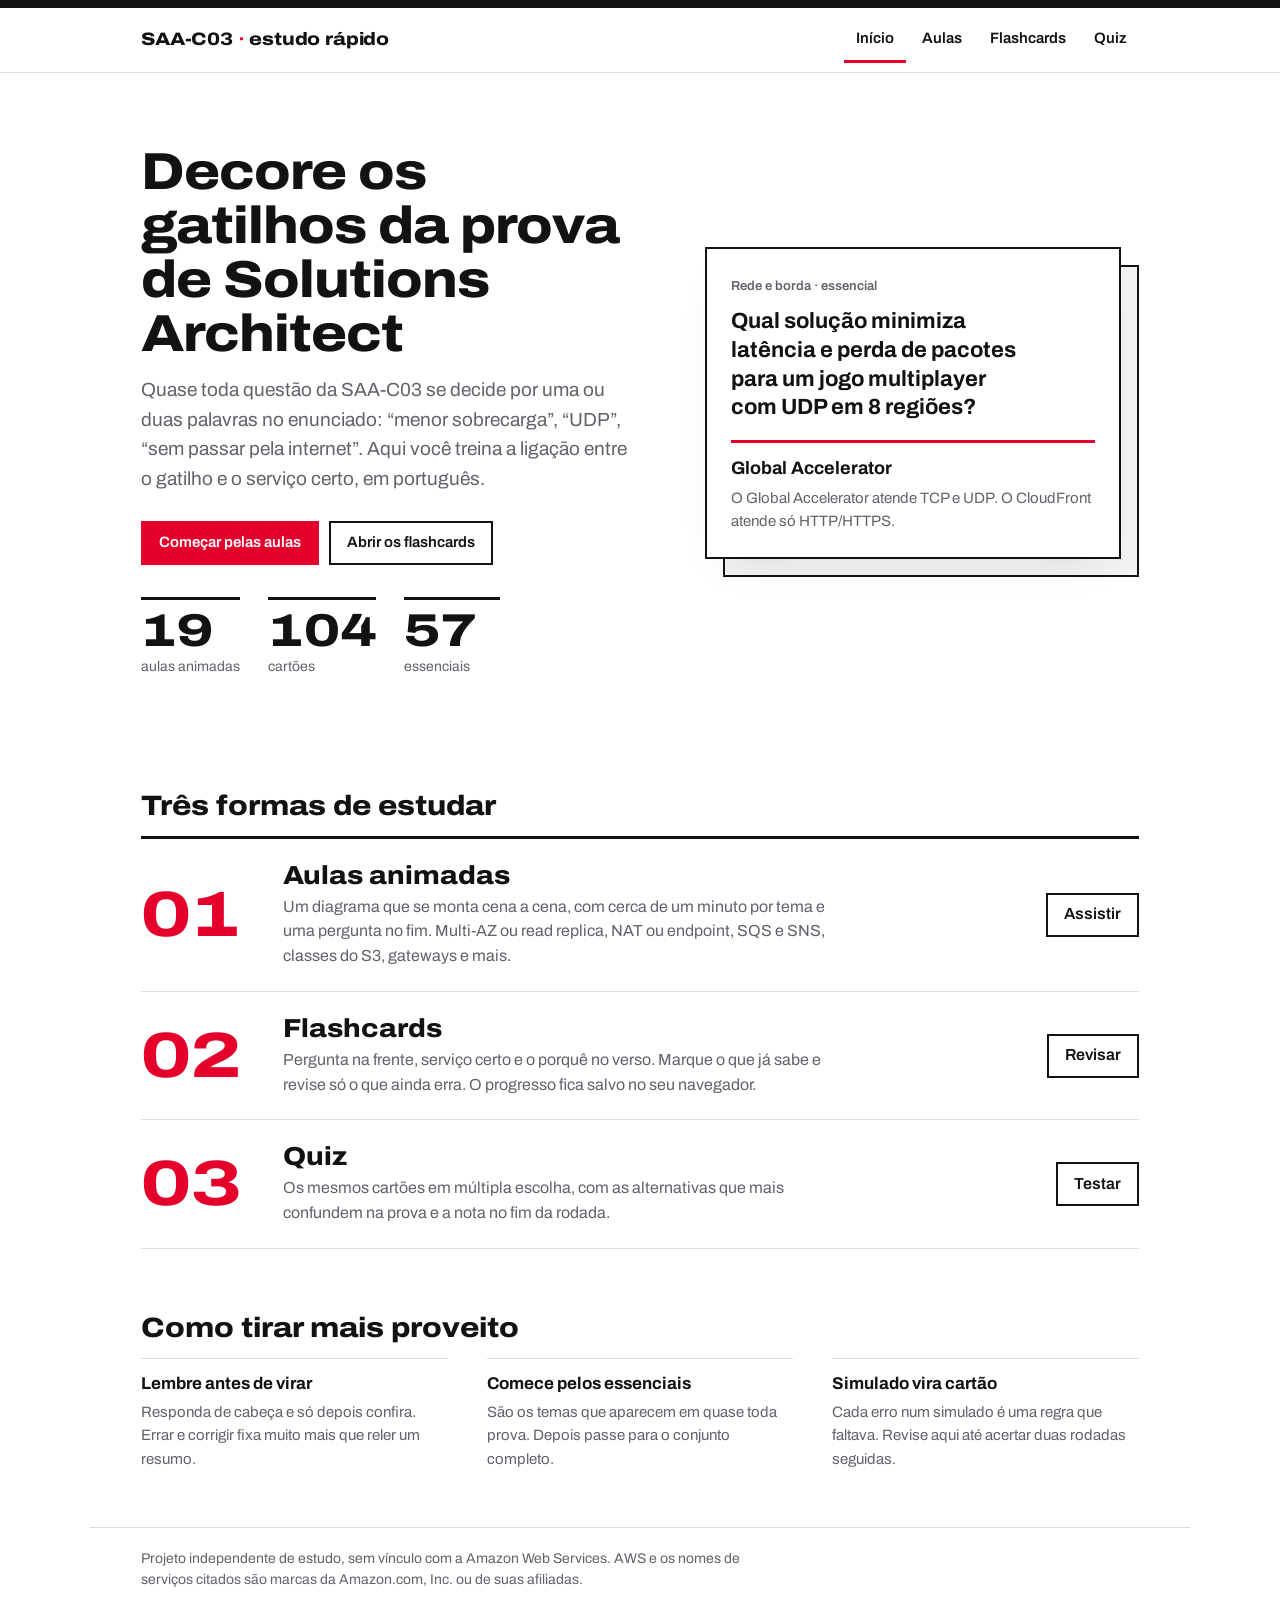
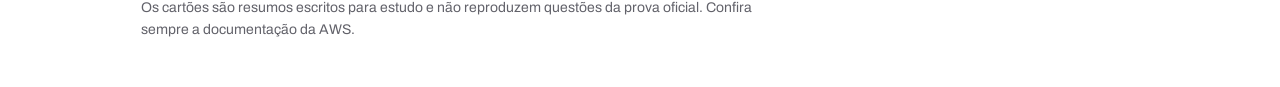
<file: index.html>
<!DOCTYPE html>
<html lang="pt-BR">
<head>
<meta charset="utf-8">
<meta name="viewport" content="width=device-width,initial-scale=1">
<title>SAA-C03 · Estudo rápido</title>
<meta name="description" content="Aulas animadas, flashcards e quiz gratuitos para a certificação AWS Certified Solutions Architect – Associate (SAA-C03), em português.">
<link rel="preconnect" href="https://fonts.googleapis.com">
<link rel="preconnect" href="https://fonts.gstatic.com" crossorigin>
<link href="https://fonts.googleapis.com/css2?family=Archivo:wdth,wght@100..125,400..800&display=swap" rel="stylesheet">
<link rel="stylesheet" href="assets/style.css">
<style>
.hero{display:grid;grid-template-columns:minmax(0,1.15fr) minmax(0,1fr);gap:clamp(24px,5vw,64px);align-items:center;padding:clamp(32px,6vw,72px) 0 clamp(28px,4vw,48px)}
.hero .cta{display:flex;gap:10px;flex-wrap:wrap;margin-top:28px}
.hero .cta a{display:inline-flex;align-items:center;text-decoration:none}
.stats{display:flex;gap:28px;margin-top:32px;flex-wrap:wrap}
.stats div{border-top:3px solid var(--ink);padding-top:8px;min-width:96px}
.stats b{display:block;font-stretch:125%;font-weight:800;font-size:clamp(34px,5vw,46px);line-height:1;font-variant-numeric:tabular-nums}
.stats span{font-size:14px;color:var(--mut)}
/* cartão de exemplo */
.demo{position:relative;padding:0 18px 18px 0}
.demo .back,.demo .front{border:2px solid var(--ink);background:var(--card);padding:24px}
.demo .back{position:absolute;inset:18px 0 0 18px;background:var(--soft)}
.demo .front{position:relative;box-shadow:0 18px 40px -18px var(--shadow)}
.demo .tag{font-size:13px;font-weight:600;color:var(--mut)}
.demo .q{font-weight:700;font-size:clamp(18px,2.2vw,22px);line-height:1.3;margin:10px 0 18px;text-wrap:balance}
.demo .a{border-top:3px solid var(--red);padding-top:12px}
.demo .a b{display:block;font-size:18px}
.demo .a p{margin:4px 0 0;color:var(--mut);font-size:15px}
/* linhas de seção */
.rows{border-top:3px solid var(--ink)}
.row{display:grid;grid-template-columns:clamp(56px,10vw,110px) minmax(0,1fr) auto;gap:clamp(12px,3vw,32px);align-items:center;padding:22px 0;border-bottom:1px solid var(--rule);text-decoration:none}
.row:hover .go{background:var(--red);border-color:var(--red);color:#fff}
.row .n{font-stretch:125%;font-weight:800;font-size:clamp(40px,6vw,64px);line-height:.9;color:var(--red);font-variant-numeric:tabular-nums}
.row h3{font-stretch:110%;font-weight:800;font-size:clamp(20px,2.6vw,26px);margin:0 0 4px;line-height:1.15}
.row p{margin:0;color:var(--mut);max-width:62ch}
.go{border:2px solid var(--ink);min-height:44px;display:inline-flex;align-items:center;padding:0 16px;font-weight:600;white-space:nowrap}
.how{display:grid;grid-template-columns:repeat(3,minmax(0,1fr));gap:clamp(16px,3vw,40px);margin-top:8px}
.how div{border-top:1px solid var(--rule);padding-top:12px}
.how b{display:block;font-size:17px;margin-bottom:4px}
.how p{margin:0;color:var(--mut);font-size:15px}
section{margin-top:clamp(36px,5vw,64px)}
@media(max-width:820px){.hero{grid-template-columns:minmax(0,1fr)}.demo{max-width:520px}.how{grid-template-columns:minmax(0,1fr)}}
@media(max-width:560px){.row{grid-template-columns:52px minmax(0,1fr)}.row .go{display:none}}
</style>
</head>
<body>
<header class="top"><div class="wrap">
  <a class="brand" href="index.html">SAA-C03 <b>·</b> estudo rápido</a>
  <nav class="nav" aria-label="Seções">
    <a href="index.html" aria-current="page">Início</a>
    <a href="aulas.html">Aulas</a>
    <a href="flashcards.html">Flashcards</a>
    <a href="flashcards.html#quiz">Quiz</a>
  </nav>
</div></header>

<main class="wrap">
  <div class="hero">
    <div>
      <h1>Decore os gatilhos da prova de Solutions Architect</h1>
      <p class="lede">Quase toda questão da SAA-C03 se decide por uma ou duas palavras no enunciado: “menor sobrecarga”, “UDP”, “sem passar pela internet”. Aqui você treina a ligação entre o gatilho e o serviço certo, em português.</p>
      <div class="cta">
        <a class="btn red" href="aulas.html">Começar pelas aulas</a>
        <a class="btn" href="flashcards.html">Abrir os flashcards</a>
      </div>
      <div class="stats" id="stats">
        <div><b id="nLessons">9</b><span>aulas animadas</span></div>
        <div><b id="nCards">104</b><span>cartões</span></div>
        <div><b id="nEss">57</b><span>essenciais</span></div>
      </div>
    </div>
    <div class="demo" aria-hidden="true">
      <div class="back"></div>
      <div class="front">
        <span class="tag">Rede e borda · essencial</span>
        <p class="q">Qual solução minimiza latência e perda de pacotes para um jogo multiplayer com UDP em 8 regiões?</p>
        <div class="a"><b>Global Accelerator</b><p>O Global Accelerator atende TCP e UDP. O CloudFront atende só HTTP/HTTPS.</p></div>
      </div>
    </div>
  </div>

  <section aria-labelledby="t-mod">
    <h2 id="t-mod">Três formas de estudar</h2>
    <div class="rows">
      <a class="row" href="aulas.html">
        <span class="n">01</span>
        <div><h3>Aulas animadas</h3><p>Um diagrama que se monta cena a cena, com cerca de um minuto por tema e uma pergunta no fim. Multi-AZ ou read replica, NAT ou endpoint, SQS e SNS, classes do S3, gateways e mais.</p></div>
        <span class="go">Assistir</span>
      </a>
      <a class="row" href="flashcards.html">
        <span class="n">02</span>
        <div><h3>Flashcards</h3><p>Pergunta na frente, serviço certo e o porquê no verso. Marque o que já sabe e revise só o que ainda erra. O progresso fica salvo no seu navegador.</p></div>
        <span class="go">Revisar</span>
      </a>
      <a class="row" href="flashcards.html#quiz">
        <span class="n">03</span>
        <div><h3>Quiz</h3><p>Os mesmos cartões em múltipla escolha, com as alternativas que mais confundem na prova e a nota no fim da rodada.</p></div>
        <span class="go">Testar</span>
      </a>
    </div>
  </section>

  <section aria-labelledby="t-how">
    <h2 id="t-how">Como tirar mais proveito</h2>
    <div class="how">
      <div><b>Lembre antes de virar</b><p>Responda de cabeça e só depois confira. Errar e corrigir fixa muito mais que reler um resumo.</p></div>
      <div><b>Comece pelos essenciais</b><p>São os temas que aparecem em quase toda prova. Depois passe para o conjunto completo.</p></div>
      <div><b>Simulado vira cartão</b><p>Cada erro num simulado é uma regra que faltava. Revise aqui até acertar duas rodadas seguidas.</p></div>
    </div>
  </section>
</main>

<footer class="wrap foot">
  <p>Projeto independente de estudo, sem vínculo com a Amazon Web Services. AWS e os nomes de serviços citados são marcas da Amazon.com, Inc. ou de suas afiliadas.</p>
  <p>Os cartões são resumos escritos para estudo e não reproduzem questões da prova oficial. Confira sempre a documentação da AWS.</p>
</footer>
<script src="assets/cards.js"></script>
<script src="assets/lessons-data.js"></script>
<script>
{
  try{
    document.getElementById('nCards').textContent=CARDS.length;
    document.getElementById('nEss').textContent=CARDS.filter(c=>c.essencial).length;
    document.getElementById('nLessons').textContent=LESSONS.length;
  }catch(e){}
}
</script>
</body>
</html>
</file>
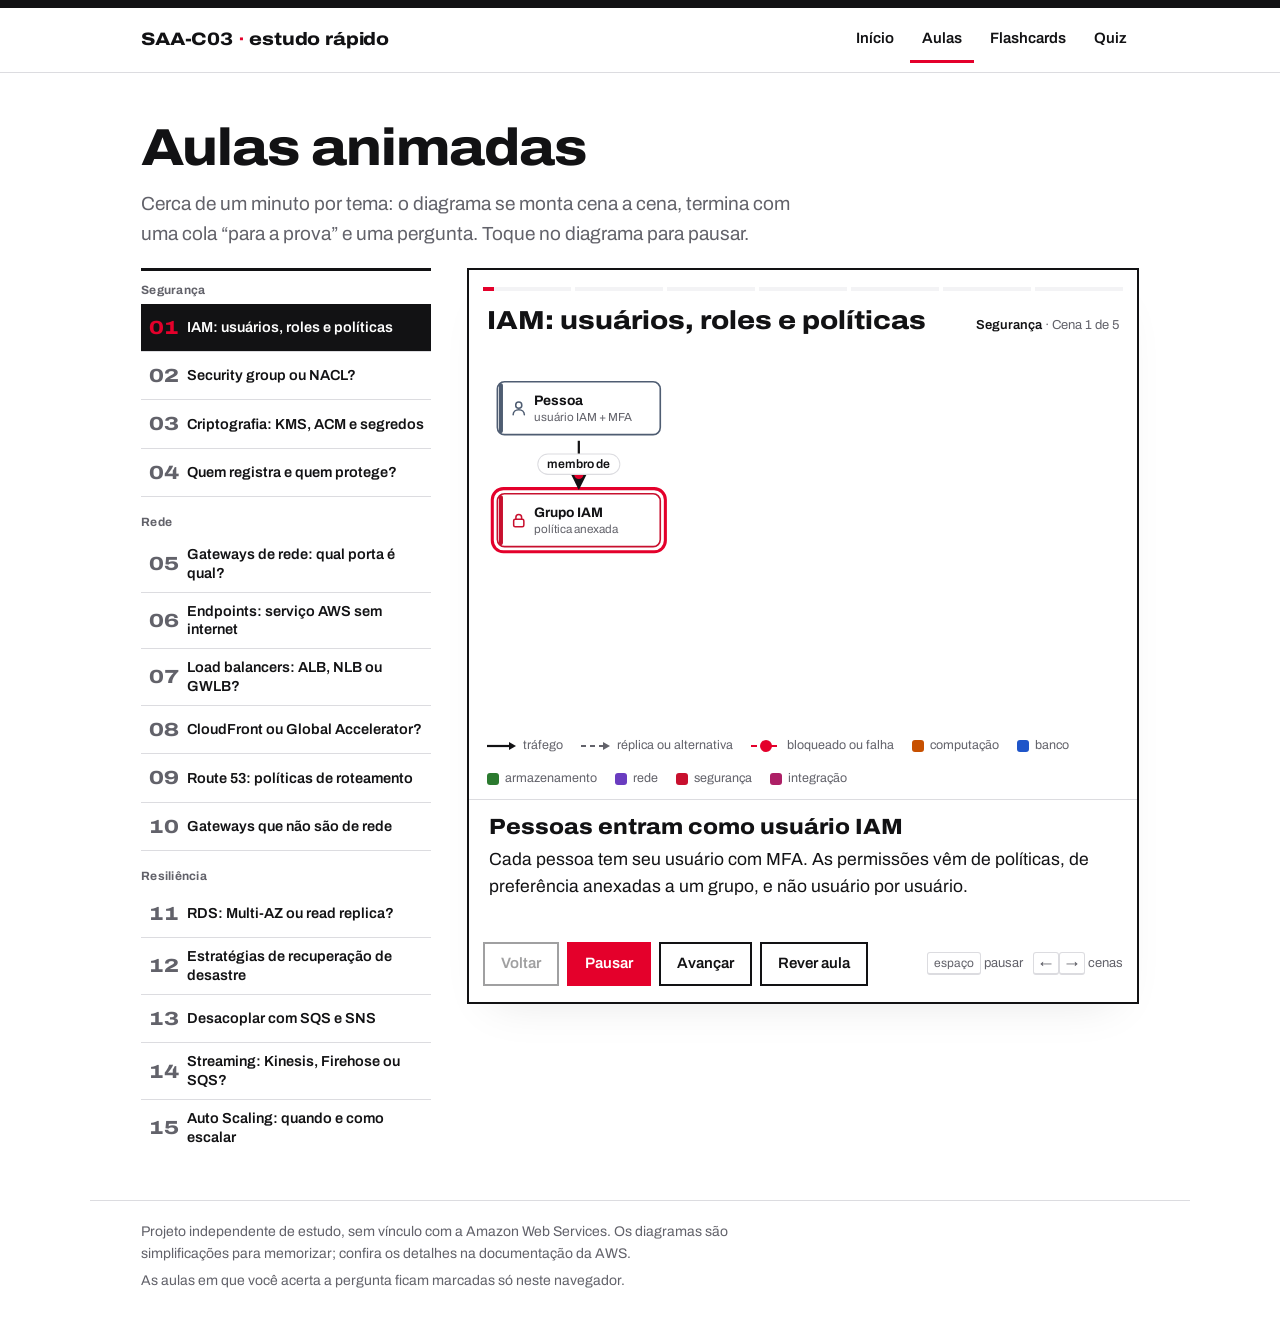
<file: aulas.html>
<!DOCTYPE html>
<html lang="pt-BR">
<head>
<meta charset="utf-8">
<meta name="viewport" content="width=device-width,initial-scale=1">
<title>Aulas animadas · SAA-C03</title>
<meta name="description" content="Aulas animadas de cerca de um minuto sobre os temas que mais caem na prova AWS SAA-C03.">
<link rel="preconnect" href="https://fonts.googleapis.com">
<link rel="preconnect" href="https://fonts.gstatic.com" crossorigin>
<link href="https://fonts.googleapis.com/css2?family=Archivo:wdth,wght@100..125,400..800&display=swap" rel="stylesheet">
<link rel="stylesheet" href="assets/style.css">
<style>
/* cores por categoria de serviço (seguem a lógica das cores da AWS) */
:root{
  --k-user:light-dark(#4f5d72,#a3b0c2);--k-compute:light-dark(#c75000,#ff8b3d);--k-db:light-dark(#1f55c9,#7aa5ff);
  --k-storage:light-dark(#2b7a2f,#62c96a);--k-net:light-dark(#6a3cc0,#ad8cff);--k-sec:light-dark(#c8102e,#ff6077);
  --k-int:light-dark(#ad1f66,#ff70b5);--k-mon:light-dark(#0a7570,#43c9c0);--k-onprem:light-dark(#6b5d50,#bba996);
  --k-note:light-dark(#555a62,#a9aeb6);--k-svc:light-dark(#3a587e,#92b2dc);
}
.layout{display:grid;grid-template-columns:minmax(0,290px) minmax(0,1fr);gap:clamp(20px,3vw,36px);align-items:start}
.list{border-top:3px solid var(--ink);position:sticky;top:12px;max-height:calc(100vh - 24px);overflow:auto}
.cat{margin:16px 0 4px;font-size:12px;font-weight:700;color:var(--mut);letter-spacing:.02em}
.cat:first-child{margin-top:10px}
.item{display:grid;grid-template-columns:38px minmax(0,1fr);gap:8px;align-items:center;width:100%;text-align:left;background:none;border:0;border-bottom:1px solid var(--rule);padding:9px 6px 9px 0;cursor:pointer;min-height:46px}
.item .n{font-stretch:125%;font-weight:800;font-size:19px;color:var(--mut);font-variant-numeric:tabular-nums;text-align:right}
.item .t{font-weight:600;font-size:14.5px;line-height:1.3}
.item .d{display:block;font-size:12px;font-weight:600;color:var(--ok);margin-top:2px}
.item:hover{background:var(--soft)}
.item[aria-current=true]{background:var(--ink);color:var(--bg)}
.item[aria-current=true] .n{color:var(--red)}
.item[aria-current=true] .d{color:inherit;opacity:.8}

.player{border:2px solid var(--ink);background:var(--card);box-shadow:0 22px 44px -24px var(--shadow);scroll-margin-top:12px}
.segs{display:flex;gap:4px;padding:12px 14px 0}
.segs button{flex:1;height:14px;padding:5px 0;background:none;border:0;cursor:pointer}
.segs u{display:block;height:4px;width:0;background:var(--red);box-shadow:inset 0 0 0 0}
.segs button{background:linear-gradient(var(--soft),var(--soft)) center/100% 4px no-repeat}
.segs .rk u,.segs .qk u{background:var(--ink)}
.head2{display:flex;justify-content:space-between;gap:12px;align-items:baseline;padding:10px 18px 0;flex-wrap:wrap}
.head2 h2{margin:0;font-size:clamp(20px,2.6vw,26px)}
.head2 .meta{font-size:13px;color:var(--mut);white-space:nowrap}
.head2 .meta b{color:var(--ink);font-weight:600}

.figwrap{overflow-x:auto;scrollbar-width:thin}
.swipe{display:none;margin:4px 18px 0;font-size:12.5px;color:var(--mut)}
.fig{position:relative;aspect-ratio:640/380;cursor:pointer;margin:6px 8px 0}
.fig>svg{position:absolute;inset:0;width:100%;height:100%;transition:filter .3s,opacity .3s}

/* caixas */
.nd{opacity:0;transition:opacity .45s}
.nd.on{opacity:1}
.nd.on.dim{opacity:.38}
.nd.on.x{opacity:.5}
.nd .box{fill:var(--bg);stroke:var(--k,var(--ink));stroke-width:1.6}
.nd .stripe{fill:var(--k)}
.nd .ic{color:var(--k);fill:none;stroke:currentColor;stroke-width:1.5;stroke-linecap:round;stroke-linejoin:round}
.nd .tt{fill:var(--ink);font:700 13.5px Archivo,sans-serif}
.nd .st{fill:var(--mut);font:400 11.5px Archivo,sans-serif}
.nd .ring{fill:none;stroke:var(--red);stroke-width:3;opacity:0}
.nd.hi .ring{opacity:1}
.nd.hi.on .ring{animation:ring 1.4s ease-out 2}
.nd .cx{stroke:var(--red);stroke-width:3.5;stroke-linecap:round;opacity:0}
.nd.x .cx{opacity:1}
.nd.enter{animation:pop .5s cubic-bezier(.2,.8,.2,1)}
.nd{transform-box:fill-box;transform-origin:center}
@keyframes pop{from{opacity:0;transform:translateY(6px) scale(.96)}to{opacity:1;transform:none}}
@keyframes ring{0%{stroke-width:7;stroke-opacity:.2}60%{stroke-width:3;stroke-opacity:1}100%{stroke-width:3;stroke-opacity:1}}
.k-user{--k:var(--k-user)}.k-compute{--k:var(--k-compute)}.k-db{--k:var(--k-db)}.k-storage{--k:var(--k-storage)}.k-net{--k:var(--k-net)}
.k-sec{--k:var(--k-sec)}.k-int{--k:var(--k-int)}.k-mon{--k:var(--k-mon)}.k-onprem{--k:var(--k-onprem)}.k-note{--k:var(--k-note)}.k-svc{--k:var(--k-svc)}
/* áreas */
.zn .zr{fill:light-dark(rgba(18,18,20,.025),rgba(255,255,255,.03));stroke:var(--mut);stroke-width:1.3;stroke-dasharray:6 5}
.zn.hi .zr{stroke:var(--red);stroke-width:2.6;stroke-dasharray:none}
.zn .zt{font:700 12px Archivo,sans-serif;fill:var(--mut)}
/* setas */
.fl line{stroke:var(--ink);stroke-width:2.2}
.fl.alt line{stroke:var(--mut);stroke-dasharray:6 5}
.fl.no line{stroke:var(--red);stroke-dasharray:7 5}
.fl .dot{fill:var(--red)}.fl.alt .dot{fill:var(--mut)}
.fl .lb{fill:var(--card);stroke:var(--rule)}
.fl .lt{font:600 12px Archivo,sans-serif;fill:var(--ink);text-anchor:middle}
.fl.no .lt{fill:var(--red-ink)}
.fl .bx circle{fill:var(--red)}.fl .bx path{stroke:#fff;stroke-width:2.6;stroke-linecap:round}
.mk-ok{fill:var(--ink)}.mk-alt{fill:var(--mut)}.mk-no{fill:var(--red)}

/* cola */
.rules{padding:12px 18px 16px}
.rules .rh{display:flex;justify-content:space-between;align-items:center;margin-bottom:8px}
.rules .rh b{font-stretch:112%;font-weight:800;font-size:20px}
.link{background:none;border:0;color:var(--red-ink);font-weight:600;cursor:pointer;min-height:40px;padding:0 4px}
.rules ol{list-style:none;margin:0;padding:0;border-top:2px solid var(--ink)}
.rules li{display:grid;grid-template-columns:minmax(0,1fr) minmax(0,1fr);gap:12px;align-items:center;padding:7px 0;border-bottom:1px solid var(--rule);background:var(--card)}
.rules .g{font-size:15px;line-height:1.3}
.rules .a{position:relative;text-align:left;background:var(--soft);border:1px dashed var(--mut);min-height:38px;padding:6px 10px;cursor:pointer;font-weight:700;font-size:15px;line-height:1.25}
.rules .a span{visibility:hidden}
.rules .a::after{content:"toque para ver";position:absolute;inset:0;display:flex;align-items:center;padding:0 10px;font-weight:500;font-size:13px;color:var(--mut)}
.rules .a.open{background:color-mix(in srgb,var(--red) 8%,transparent);border:1px solid var(--red);cursor:default}
.rules .a.open span{visibility:visible}
.rules .a.open::after{content:none}

/* legenda */
.legend{display:flex;gap:14px 18px;flex-wrap:wrap;align-items:center;padding:8px 18px 10px;font-size:12.5px;color:var(--mut);border-bottom:1px solid var(--rule)}
.legend span{display:inline-flex;align-items:center;gap:6px}
.legend svg{width:30px;height:12px;overflow:visible}
.legend .sw{width:12px;height:12px;border-radius:3px;display:inline-block}

.cap{padding:14px 20px 6px;min-height:132px}
.cap .sh{font-stretch:108%;font-weight:800;font-size:clamp(19px,2.3vw,22px);line-height:1.2;margin:0 0 6px;text-wrap:balance}
.cap p{margin:0;max-width:68ch;font-size:clamp(16px,1.9vw,17.5px)}
.cap .qq{font-weight:600;margin-bottom:12px}
.opts{display:grid;gap:8px}
.opt{display:grid;grid-template-columns:28px minmax(0,1fr);gap:8px;text-align:left;font-size:16px;line-height:1.4;background:var(--bg);border:2px solid var(--rule);padding:10px 14px;min-height:46px;cursor:pointer}
.opt span{font-weight:800;color:var(--mut)}
.opt:hover:not(:disabled){border-color:var(--ink)}
.opt.right{border-color:var(--ok);background:color-mix(in srgb,var(--ok) 12%,transparent)}
.opt.wrong{border-color:var(--red);background:color-mix(in srgb,var(--red) 9%,transparent)}
.opt:disabled{cursor:default}
.fb{margin:12px 0 0!important}.fb strong{color:var(--ok)}.fb strong.no{color:var(--red-ink)}
.ctl{display:flex;gap:8px;flex-wrap:wrap;align-items:center;padding:10px 14px 16px}
.ctl .keys{margin-left:auto;font-size:13px;color:var(--mut);display:flex;gap:10px;flex-wrap:wrap}

@media(max-width:860px){
  .layout{grid-template-columns:minmax(0,1fr)}
  .list{position:static;display:flex;gap:6px;overflow-x:auto;border-top:0;padding-bottom:6px;max-height:none}
  .cat{display:none}
  .item{flex:0 0 auto;width:auto;border:2px solid var(--rule);grid-template-columns:auto auto;padding:8px 12px;min-height:44px}
  .item .n{font-size:16px}.item .t{white-space:nowrap}.item .d{display:none}.item.ok{border-color:var(--ok)}
}
@media(max-width:600px){.fig{min-width:560px}.swipe{display:block}.rules li{grid-template-columns:minmax(0,1fr)}.ctl .keys{display:none}.cap{min-height:150px}}
</style>
</head>
<body>
<header class="top"><div class="wrap">
  <a class="brand" href="index.html">SAA-C03 <b>·</b> estudo rápido</a>
  <nav class="nav" aria-label="Seções">
    <a href="index.html">Início</a>
    <a href="aulas.html" aria-current="page">Aulas</a>
    <a href="flashcards.html">Flashcards</a>
    <a href="flashcards.html#quiz">Quiz</a>
  </nav>
</div></header>

<main class="wrap">
  <div class="pagehead">
    <h1>Aulas animadas</h1>
    <p class="lede">Cerca de um minuto por tema: o diagrama se monta cena a cena, termina com uma cola “para a prova” e uma pergunta. Toque no diagrama para pausar.</p>
  </div>
  <div class="layout">
    <nav class="list" id="list" aria-label="Aulas"></nav>
    <section class="player" id="player" aria-label="Player da aula">
      <div class="segs" id="segs"></div>
      <div class="head2"><h2 id="lt"></h2><span class="meta"><b id="lcat"></b> · <span id="cnt"></span></span></div>
      <div class="figwrap" id="figwrap"><div class="fig" id="fig">
        <svg id="svg" viewBox="0 0 640 380" role="img" aria-label="Diagrama animado da aula"></svg>
      </div></div>
      <p class="swipe" id="swipe">Arraste o diagrama para o lado para ver tudo.</p>
      <div class="rules" id="rules" hidden></div>
      <div class="legend" id="legend" aria-label="Legenda">
        <span><svg viewBox="0 0 30 12"><line x1="0" y1="6" x2="24" y2="6" stroke="currentColor" stroke-width="2.2" style="color:var(--ink)"/><path d="M22 2l7 4-7 4z" fill="var(--ink)"/></svg>tráfego</span>
        <span><svg viewBox="0 0 30 12"><line x1="0" y1="6" x2="24" y2="6" stroke="var(--mut)" stroke-width="2.2" stroke-dasharray="5 4"/><path d="M22 2l7 4-7 4z" fill="var(--mut)"/></svg>réplica ou alternativa</span>
        <span><svg viewBox="0 0 30 12"><line x1="0" y1="6" x2="30" y2="6" stroke="var(--red)" stroke-width="2.2" stroke-dasharray="6 4"/><circle cx="15" cy="6" r="6" fill="var(--red)"/></svg>bloqueado ou falha</span>
        <span><i class="sw" style="background:var(--k-compute)"></i>computação</span>
        <span><i class="sw" style="background:var(--k-db)"></i>banco</span>
        <span><i class="sw" style="background:var(--k-storage)"></i>armazenamento</span>
        <span><i class="sw" style="background:var(--k-net)"></i>rede</span>
        <span><i class="sw" style="background:var(--k-sec)"></i>segurança</span>
        <span><i class="sw" style="background:var(--k-int)"></i>integração</span>
      </div>
      <div class="cap" id="cap" aria-live="polite"></div>
      <div class="ctl">
        <button class="btn" id="prev">Voltar</button>
        <button class="btn red" id="play">Pausar</button>
        <button class="btn" id="next">Avançar</button>
        <button class="btn" id="again">Rever aula</button>
        <span class="keys"><span><span class="kbd">espaço</span> pausar</span><span><span class="kbd">←</span><span class="kbd">→</span> cenas</span></span>
      </div>
    </section>
  </div>
</main>

<footer class="wrap foot">
  <p>Projeto independente de estudo, sem vínculo com a Amazon Web Services. Os diagramas são simplificações para memorizar; confira os detalhes na documentação da AWS.</p>
  <p>As aulas em que você acerta a pergunta ficam marcadas só neste navegador.</p>
</footer>
<script src="assets/lessons-data.js"></script>
<script src="assets/aulas.js"></script>
</body>
</html>
</file>
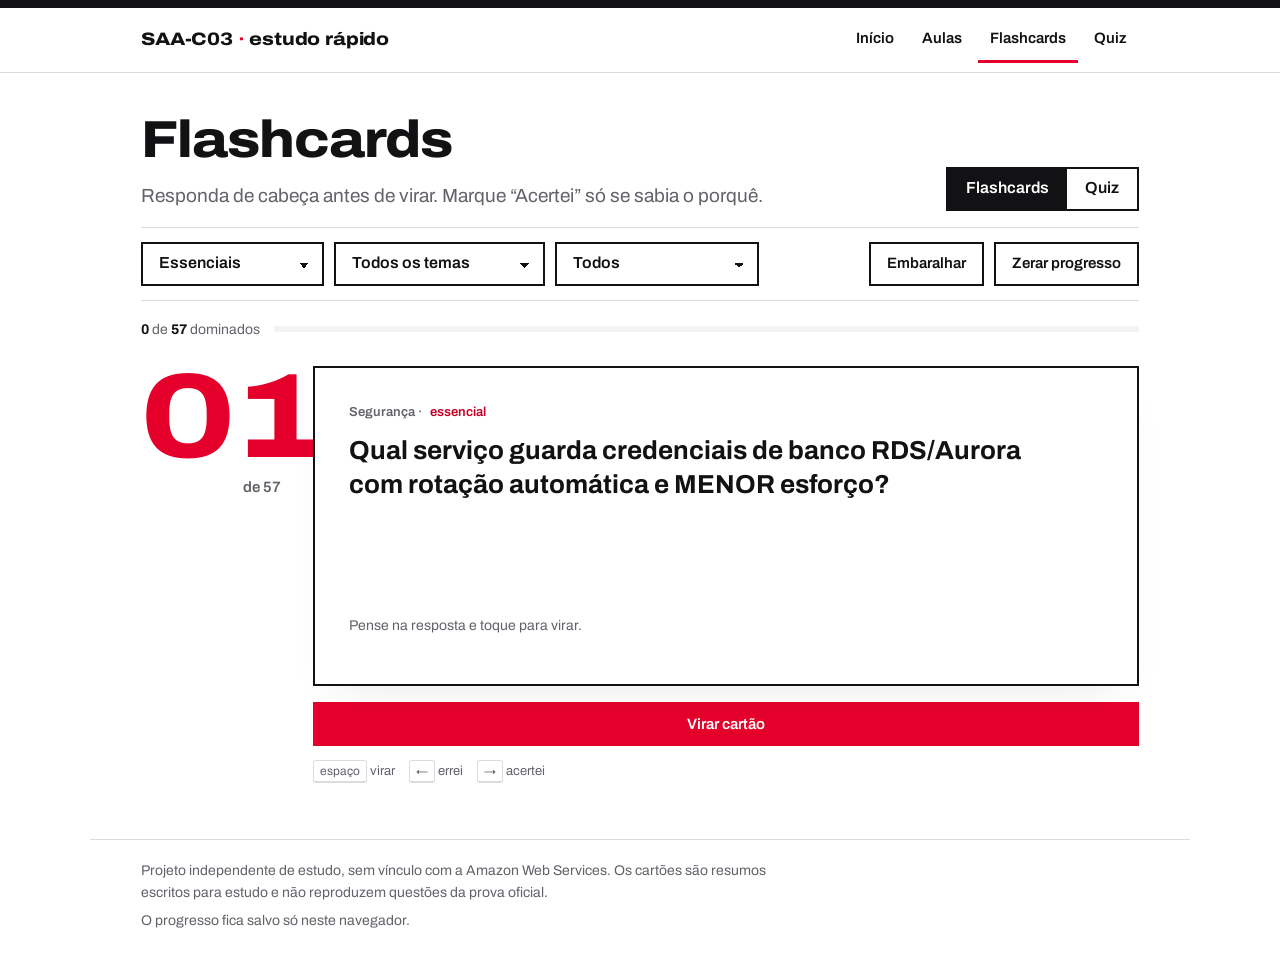
<file: flashcards.html>
<!DOCTYPE html>
<html lang="pt-BR">
<head>
<meta charset="utf-8">
<meta name="viewport" content="width=device-width,initial-scale=1">
<title>Flashcards e quiz · SAA-C03</title>
<meta name="description" content="Flashcards e quiz gratuitos para a certificação AWS SAA-C03, em português.">
<link rel="preconnect" href="https://fonts.googleapis.com">
<link rel="preconnect" href="https://fonts.gstatic.com" crossorigin>
<link href="https://fonts.googleapis.com/css2?family=Archivo:wdth,wght@100..125,400..800&display=swap" rel="stylesheet">
<link rel="stylesheet" href="assets/style.css">
<style>
.head{display:flex;justify-content:space-between;align-items:flex-end;gap:16px;flex-wrap:wrap;padding:clamp(24px,4vw,40px) 0 16px}
.bar{display:flex;gap:10px;flex-wrap:wrap;align-items:center;padding:14px 0;border-top:1px solid var(--rule);border-bottom:1px solid var(--rule)}
.bar .sp{margin-left:auto;display:flex;gap:10px;flex-wrap:wrap}
.meter{display:flex;align-items:center;gap:14px;margin-top:18px;font-size:14px;color:var(--mut)}
.meter .track{flex:1;height:6px;background:var(--soft)}
.meter i{display:block;height:100%;background:var(--red);transition:width .4s}
.meter b{color:var(--ink);font-variant-numeric:tabular-nums}
.stage{display:grid;grid-template-columns:clamp(70px,13vw,140px) minmax(0,1fr);gap:clamp(14px,3vw,32px);margin-top:26px}
.num{font-stretch:125%;font-weight:800;font-size:clamp(60px,11vw,120px);line-height:.85;color:var(--red);text-align:right;font-variant-numeric:tabular-nums}
.num small{display:block;font-size:15px;font-stretch:100%;font-weight:600;color:var(--mut);margin-top:10px;line-height:1.3}
.tag{display:inline-flex;gap:8px;align-items:center;font-size:13px;font-weight:600;color:var(--mut);margin-bottom:12px}
.tag .ess{color:var(--red-ink)}
.q{font-size:clamp(20px,2.7vw,26px);font-weight:700;line-height:1.28;margin:0 0 18px;text-wrap:balance}
/* cartão que vira */
.flip{perspective:1600px;cursor:pointer}
.flip .in{display:grid;transition:transform .55s cubic-bezier(.2,.7,.2,1);transform-style:preserve-3d}
.flip.on .in{transform:rotateY(180deg)}
.face{grid-area:1/1;backface-visibility:hidden;-webkit-backface-visibility:hidden;border:2px solid var(--ink);background:var(--card);padding:clamp(20px,3.4vw,34px);min-height:320px;display:flex;flex-direction:column;box-shadow:0 22px 44px -24px var(--shadow)}
.face.b{transform:rotateY(180deg)}
.face .hint{margin-top:auto;color:var(--mut);font-size:14px}
.ans{border-top:4px solid var(--red);padding-top:16px}
.ans b{display:block;font-size:clamp(19px,2.4vw,23px);line-height:1.25;margin-bottom:8px}
.ans p{margin:0;font-size:17px}
.card{border:2px solid var(--ink);background:var(--card);padding:clamp(20px,3.4vw,34px);box-shadow:0 22px 44px -24px var(--shadow)}
.opts{display:grid;gap:10px}
.opt{display:grid;grid-template-columns:32px minmax(0,1fr);gap:10px;align-items:start;text-align:left;font-size:16px;line-height:1.4;background:var(--bg);border:2px solid var(--rule);padding:12px 14px;min-height:48px;cursor:pointer}
.opt span{font-weight:800;color:var(--mut)}
.opt:hover:not(:disabled){border-color:var(--ink)}
.opt.right{border-color:var(--ok);background:color-mix(in srgb,var(--ok) 12%,transparent)}
.opt.right span{color:var(--ok)}
.opt.wrong{border-color:var(--red);background:color-mix(in srgb,var(--red) 9%,transparent)}
.opt.wrong span{color:var(--red-ink)}
.opt:disabled{cursor:default}
.fb{margin:16px 0 0;font-size:16px}
.fb strong{color:var(--ok)}.fb strong.no{color:var(--red-ink)}
.act{display:flex;gap:10px;flex-wrap:wrap;margin-top:16px}
.act .btn{flex:1 1 160px}
.keys{margin-top:14px;font-size:13px;color:var(--mut);display:flex;gap:14px;flex-wrap:wrap}
.end .big{font-stretch:112%;font-weight:800;font-size:clamp(40px,7vw,64px);line-height:1;margin:0 0 10px}
.end p{margin:0 0 4px}
@media(max-width:640px){.stage{grid-template-columns:minmax(0,1fr)}.num{text-align:left;font-size:56px;display:flex;align-items:baseline;gap:12px}.num small{margin:0}.bar .sp{margin-left:0}.face{min-height:280px}}
</style>
</head>
<body>
<header class="top"><div class="wrap">
  <a class="brand" href="index.html">SAA-C03 <b>·</b> estudo rápido</a>
  <nav class="nav" aria-label="Seções">
    <a href="index.html">Início</a>
    <a href="aulas.html">Aulas</a>
    <a href="flashcards.html" id="navF">Flashcards</a>
    <a href="flashcards.html#quiz" id="navQ">Quiz</a>
  </nav>
</div></header>

<main class="wrap">
  <div class="head">
    <div>
      <h1 id="title">Flashcards</h1>
      <p class="lede" id="sub">Responda de cabeça antes de virar. Marque “Acertei” só se sabia o porquê.</p>
    </div>
    <div class="seg" role="group" aria-label="Modo">
      <button id="mFlash" aria-pressed="true">Flashcards</button>
      <button id="mQuiz" aria-pressed="false">Quiz</button>
    </div>
  </div>

  <div class="bar">
    <select class="sel" id="set" aria-label="Conjunto">
      <option value="ess">Essenciais</option>
      <option value="all">Todos os cartões</option>
    </select>
    <select class="sel" id="topic" aria-label="Tema"></select>
    <select class="sel" id="todo" aria-label="Situação">
      <option value="all">Todos</option>
      <option value="todo">Só os que ainda erro</option>
    </select>
    <div class="sp">
      <button class="btn" id="shuffle">Embaralhar</button>
      <button class="btn" id="reset">Zerar progresso</button>
    </div>
  </div>
  <div class="meter"><span><b id="known">0</b> de <b id="total">0</b> dominados</span><div class="track"><i id="fill" style="width:0"></i></div></div>

  <div id="main" aria-live="polite"></div>
</main>

<footer class="wrap foot">
  <p>Projeto independente de estudo, sem vínculo com a Amazon Web Services. Os cartões são resumos escritos para estudo e não reproduzem questões da prova oficial.</p>
  <p>O progresso fica salvo só neste navegador.</p>
</footer>
<script src="assets/cards.js"></script>
<script src="assets/flashcards.js"></script>
</body>
</html>
</file>
<file: assets/style.css>
/* VOICE: direto e calmo, ferramenta de estudo — nada de enfeite
   IDEA: um quadro de horários suíço: números grandes pendurados à esquerda, régua grossa, linhas
   PICTURE: o próprio cartão ou o diagrama animado, grande, no topo de cada página
   COLOUR and TYPE: branco, tinta quase preta, um vermelho sinal; Archivo larga 800 + Archivo
   LAYOUT: borda esquerda rígida, conteúdo até 1100px, empilha abaixo de 720px */
:root{
  color-scheme:light dark;
  --bg:light-dark(#ffffff,#0e0e0f);
  --ink:light-dark(#121214,#f1f1f1);
  --mut:light-dark(#62626a,#9b9ba3);
  --rule:light-dark(#dcdce0,#2a2a2e);
  --soft:light-dark(#f3f3f5,#1a1a1d);
  --card:light-dark(#ffffff,#151517);
  --red:#e4002b;
  --red-ink:light-dark(#c50025,#ff4d6a);
  --ok:light-dark(#0a7a3d,#3ccf7c);
  --shadow:light-dark(rgba(18,18,20,.10),rgba(0,0,0,.5));
}
*{box-sizing:border-box;min-width:0}
html{-webkit-text-size-adjust:100%}
body{margin:0;background:var(--bg);color:var(--ink);font:16px/1.55 Archivo,system-ui,-apple-system,"Segoe UI",sans-serif;overflow-x:clip}
a{color:inherit}
.wrap{max-width:1100px;margin:0 auto;padding:0 max(4vw,16px)}
button,select{font:inherit;color:inherit}

/* topo */
.top{border-top:8px solid var(--ink);border-bottom:1px solid var(--rule)}
.top .wrap{display:flex;align-items:center;gap:20px;min-height:64px;flex-wrap:wrap}
.brand{font-stretch:115%;font-weight:800;font-size:18px;text-decoration:none;letter-spacing:-.01em;white-space:nowrap}
.brand b{color:var(--red)}
.nav{display:flex;gap:4px;margin-left:auto;flex-wrap:wrap}
.nav a{text-decoration:none;font-weight:600;font-size:15px;padding:10px 12px;border-bottom:3px solid transparent}
.nav a:hover{border-bottom-color:var(--rule)}
.nav a[aria-current=page]{border-bottom-color:var(--red)}

h1{font-stretch:112%;font-weight:800;font-size:clamp(32px,5.4vw,52px);line-height:1.04;letter-spacing:-.02em;margin:0;text-wrap:balance}
h2{font-stretch:112%;font-weight:800;font-size:clamp(22px,3vw,28px);line-height:1.1;margin:0 0 14px;text-wrap:balance}
.lede{font-size:clamp(17px,2vw,19px);color:var(--mut);max-width:62ch;margin:14px 0 0}
.pagehead{padding:clamp(28px,4vw,48px) 0 20px}

/* controles */
.btn,.sel{min-height:44px;padding:0 16px;border:2px solid var(--ink);background:var(--bg);font-weight:600;font-size:15px;cursor:pointer;border-radius:0}
.sel{font-size:16px;padding-right:34px;appearance:none;background-image:linear-gradient(45deg,transparent 50%,currentColor 50%),linear-gradient(135deg,currentColor 50%,transparent 50%);background-position:calc(100% - 18px) 19px,calc(100% - 13px) 19px;background-size:5px 5px;background-repeat:no-repeat}
.btn:hover{background:var(--soft)}
.btn.red{background:var(--red);border-color:var(--red);color:#fff}
.btn.red:hover{filter:brightness(1.08)}
.btn:disabled{opacity:.4;cursor:default}
.seg{display:inline-flex;border:2px solid var(--ink)}
.seg button{border:0;background:none;padding:0 18px;min-height:40px;font-weight:600;cursor:pointer}
.seg button[aria-pressed=true]{background:var(--ink);color:var(--bg)}
:is(a,button,select,[tabindex]):focus-visible{outline:3px solid var(--red);outline-offset:2px}
.kbd{display:inline-block;border:1px solid var(--rule);border-bottom-width:2px;padding:0 6px;font-size:12px;line-height:20px;border-radius:3px;color:var(--mut)}

.foot{margin-top:56px;border-top:1px solid var(--rule);padding-top:20px;padding-bottom:40px;color:var(--mut);font-size:14px}
.foot p{margin:0 0 6px;max-width:80ch}

@media(prefers-reduced-motion:reduce){*{transition:none!important;animation:none!important}}
[hidden]{display:none!important}
</file>
